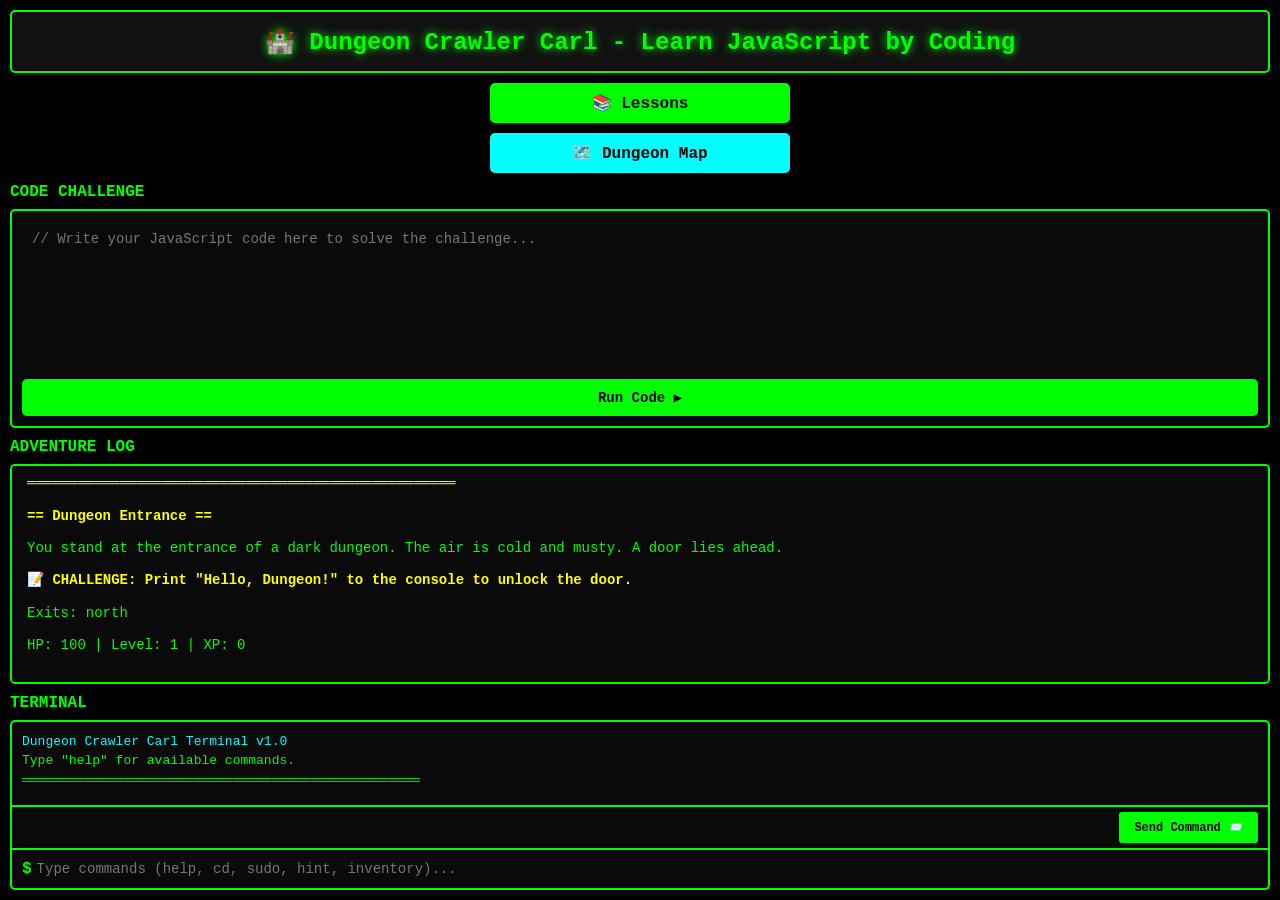
<file: index.html>
<!DOCTYPE html>
<html lang="en">
<head>
    <meta charset="UTF-8">
    <meta name="viewport" content="width=device-width, initial-scale=1.0">
    <meta name="theme-color" content="#000000">
    <meta name="description" content="Learn to code JavaScript through a text-based dungeon crawler adventure">
    <title>Dungeon Crawler Carl</title>
    <link rel="manifest" href="manifest.json">
    <link rel="stylesheet" href="styles.css">
    <link rel="icon" type="image/png" href="icon.png">
    <link rel="apple-touch-icon" href="icon.png">
</head>
<body>
    <div class="container">
        <!-- Title Bar -->
        <header class="title-bar">
            <h1>🏰 Dungeon Crawler Carl - Learn JavaScript by Coding</h1>
        </header>
        
        <!-- Lessons Button -->
        <div class="lessons-button-container">
            <button id="lessonsButton" class="btn-lessons">📚 Lessons</button>
        </div>
        
        <!-- Map Button -->
        <div class="map-button-container">
            <button id="mapButton" class="btn-map">🗺️ Dungeon Map</button>
        </div>

        <!-- Code Editor Section -->
        <section class="code-section">
            <h2>Code Challenge</h2>
            <div class="code-editor-wrapper">
                <textarea id="codeEditor" class="code-editor" placeholder="// Write your JavaScript code here to solve the challenge..."></textarea>
                <button id="runCode" class="btn-run">Run Code ▶</button>
            </div>
        </section>

        <!-- Gameplay Text Area -->
        <section class="gameplay-section">
            <h2>Adventure Log</h2>
            <div id="gameplayText" class="gameplay-text"></div>
        </section>

        <!-- Terminal Section -->
        <section class="terminal-section">
            <h2>Terminal</h2>
            <div id="terminal" class="terminal-output"></div>
            <div class="terminal-controls">
                <button id="sendCommand" class="btn-terminal">Send Command 📨</button>
            </div>
            <div class="terminal-input-wrapper">
                <span class="terminal-prompt">$ </span>
                <input type="text" id="terminalInput" class="terminal-input" placeholder="Type commands (help, cd, sudo, hint, inventory)..." autocomplete="off">
            </div>
        </section>
    </div>
    
    <!-- Help Modal -->
    <div id="helpModal" class="help-modal">
        <div class="help-modal-content">
            <div class="help-header">
                <h2>📖 How to Play Dungeon Crawler Carl</h2>
                <button id="closeHelp" class="btn-close-help">✕</button>
            </div>
            <div class="help-body" id="helpBody">
                <!-- Help content will be dynamically inserted here -->
            </div>
        </div>
    </div>

    <!-- Map Modal -->
    <div id="mapModal" class="map-modal">
        <div class="map-modal-content">
            <div class="map-header">
                <h2>🗺️ Dungeon Map</h2>
                <button id="closeMap" class="btn-close-map">✕</button>
            </div>
            <canvas id="mapCanvas" width="600" height="500"></canvas>
            <div class="map-legend">
                <h3>Legend:</h3>
                <div class="legend-items">
                    <div class="legend-item">
                        <span class="legend-symbol player-symbol">+</span>
                        <span>Your Position</span>
                    </div>
                    <div class="legend-item">
                        <span class="legend-symbol">○</span>
                        <span>Visibility Range (10m)</span>
                    </div>
                    <div class="legend-item">
                        <span class="legend-symbol door-locked">●</span>
                        <span>Locked Door</span>
                    </div>
                    <div class="legend-item">
                        <span class="legend-symbol door-unlocked">●</span>
                        <span>Unlocked Door</span>
                    </div>
                    <div class="legend-item">
                        <span class="legend-symbol enemy-symbol">+</span>
                        <span>Enemy</span>
                    </div>
                    <div class="legend-item">
                        <span class="legend-symbol npc-symbol">+</span>
                        <span>NPC</span>
                    </div>
                </div>
            </div>
        </div>
    </div>

    <script src="save-manager.js"></script>
    <script src="ui-components.js"></script>
    <script src="game.js"></script>
    <script src="map.js"></script>
    <script src="terminal.js"></script>
    <script src="app.js"></script>
</body>
</html>
</file>
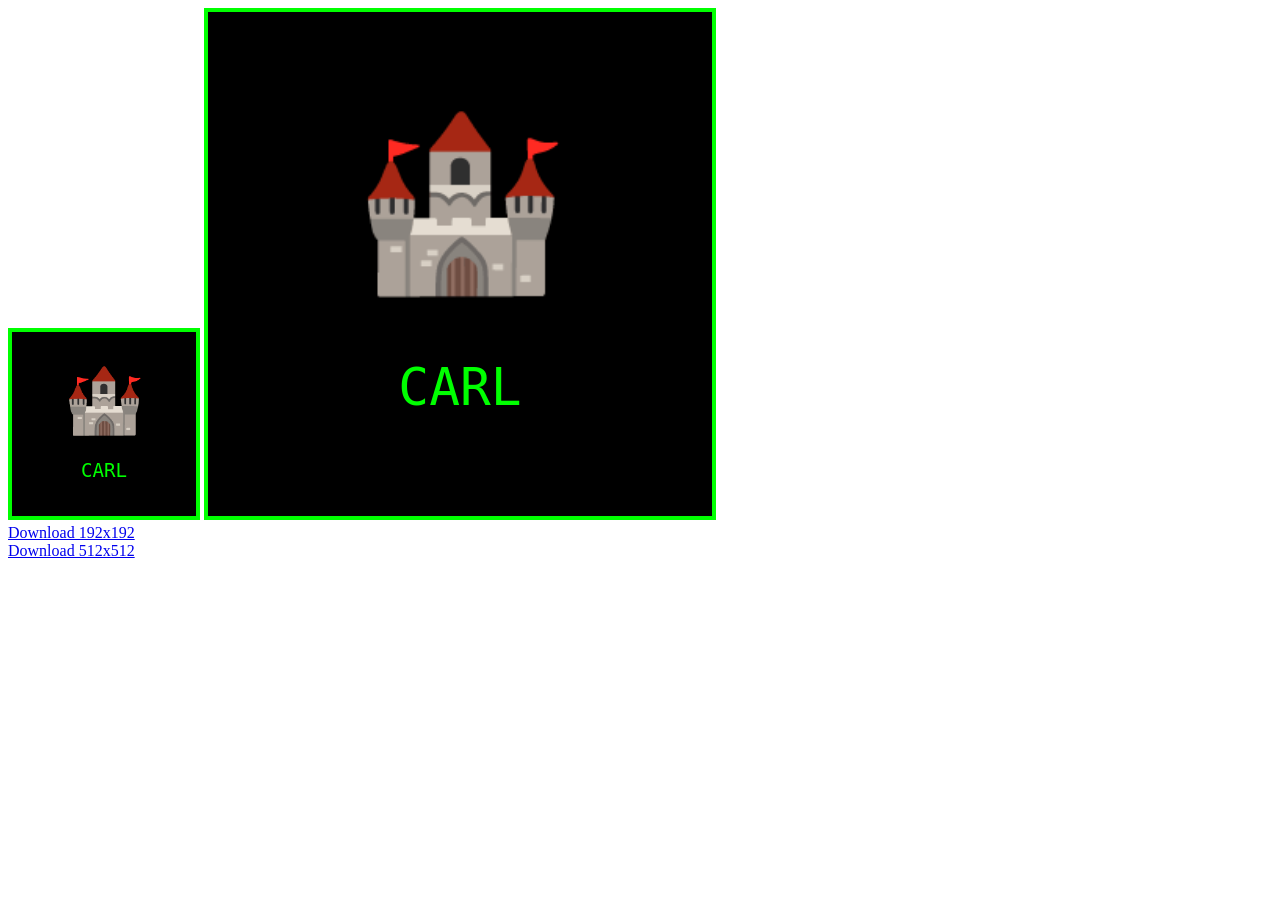
<file: generate-icons.html>
<!DOCTYPE html>
<html>
<head>
    <title>Icon Generator</title>
</head>
<body>
    <canvas id="canvas192" width="192" height="192"></canvas>
    <canvas id="canvas512" width="512" height="512"></canvas>
    <script>
        function createIcon(canvasId, size) {
            const canvas = document.getElementById(canvasId);
            const ctx = canvas.getContext('2d');
            
            // Black background
            ctx.fillStyle = '#000000';
            ctx.fillRect(0, 0, size, size);
            
            // Green border
            ctx.strokeStyle = '#00ff00';
            ctx.lineWidth = 4;
            ctx.strokeRect(2, 2, size-4, size-4);
            
            // Castle emoji
            ctx.font = `${size/3}px Arial`;
            ctx.textAlign = 'center';
            ctx.textBaseline = 'middle';
            ctx.fillStyle = '#00ff00';
            ctx.fillText('🏰', size/2, size/2.5);
            
            // Text
            ctx.font = `${size/10}px monospace`;
            ctx.fillText('CARL', size/2, size*0.75);
            
            // Download link
            const link = document.createElement('a');
            link.download = size === 192 ? 'icon.png' : 'icon-512.png';
            link.href = canvas.toDataURL();
            link.textContent = `Download ${size}x${size}`;
            link.style.display = 'block';
            document.body.appendChild(link);
        }
        
        createIcon('canvas192', 192);
        createIcon('canvas512', 512);
    </script>
</body>
</html>
</file>
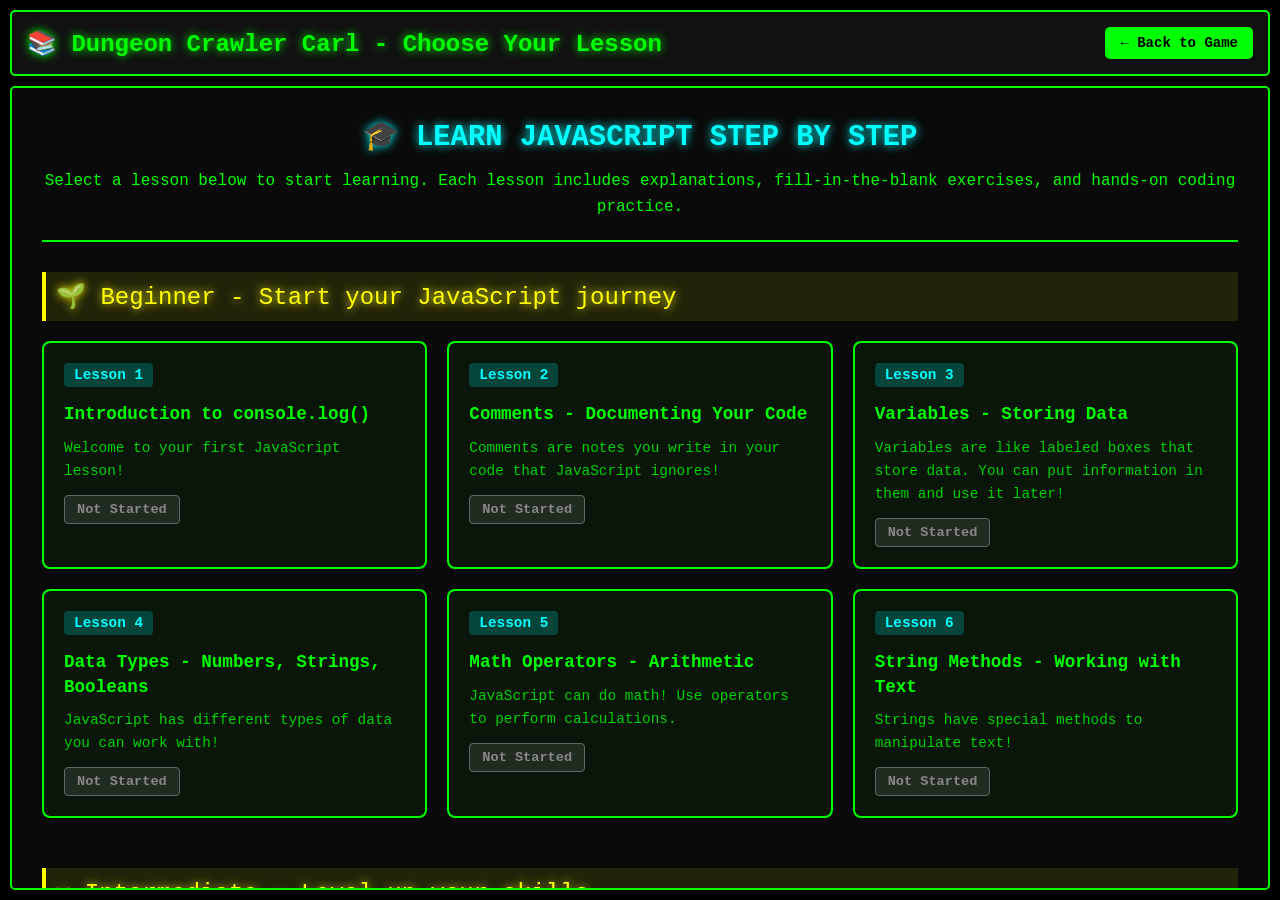
<file: lesson-select.html>
<!DOCTYPE html>
<html lang="en">
<head>
    <meta charset="UTF-8">
    <meta name="viewport" content="width=device-width, initial-scale=1.0">
    <meta name="theme-color" content="#000000">
    <meta name="description" content="Choose a JavaScript lesson to learn">
    <title>Select a Lesson - Dungeon Crawler Carl</title>
    <link rel="manifest" href="manifest.json">
    <link rel="stylesheet" href="styles.css">
    <link rel="stylesheet" href="lesson-select.css">
    <link rel="icon" type="image/png" href="icon.png">
    <link rel="apple-touch-icon" href="icon.png">
</head>
<body>
    <div class="lesson-select-container">
        <!-- Title Bar -->
        <header class="title-bar">
            <h1>📚 Dungeon Crawler Carl - Choose Your Lesson</h1>
            <button id="backToGame" class="btn-back">← Back to Game</button>
        </header>

        <!-- Lesson Selection Grid -->
        <main class="lesson-grid-container">
            <div class="intro-section">
                <h2>🎓 Learn JavaScript Step by Step</h2>
                <p>Select a lesson below to start learning. Each lesson includes explanations, fill-in-the-blank exercises, and hands-on coding practice.</p>
            </div>
            
            <div id="lessonGrid" class="lesson-grid"></div>
        </main>
    </div>

    <script src="save-manager.js"></script>
    <script src="lesson-data.js"></script>
    <script src="lesson-select.js"></script>
</body>
</html>
</file>
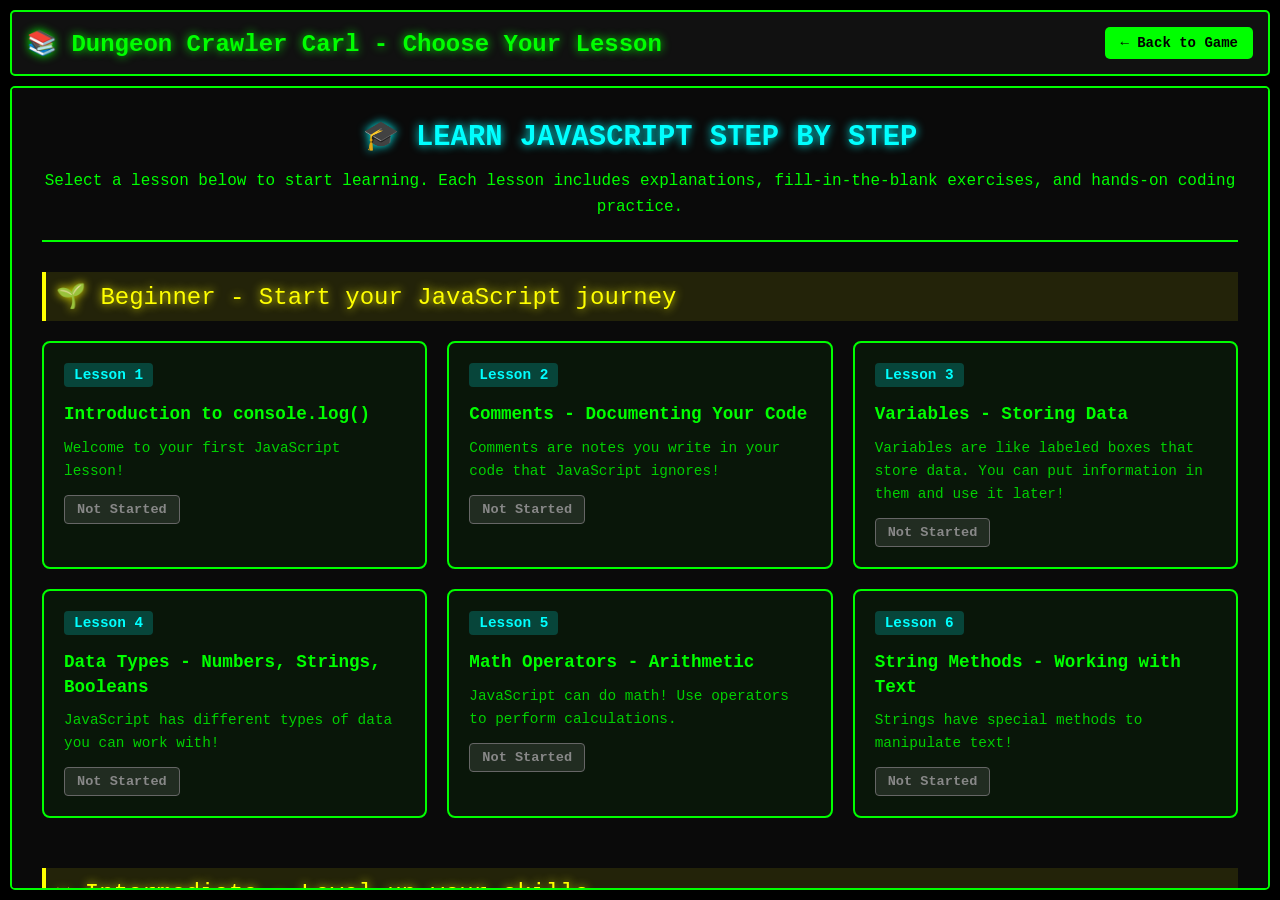
<file: lesson-view.html>
<!DOCTYPE html>
<html lang="en">
<head>
    <meta charset="UTF-8">
    <meta name="viewport" content="width=device-width, initial-scale=1.0">
    <meta name="theme-color" content="#000000">
    <meta name="description" content="Learn JavaScript coding concepts step by step">
    <title>Lesson - Dungeon Crawler Carl</title>
    <link rel="manifest" href="manifest.json">
    <link rel="stylesheet" href="styles.css">
    <link rel="stylesheet" href="lesson-view.css">
    <link rel="icon" type="image/png" href="icon.png">
    <link rel="apple-touch-icon" href="icon.png">
</head>
<body>
    <div class="lessons-container">
        <!-- Title Bar -->
        <header class="title-bar">
            <h1>📚 Dungeon Crawler Carl - Lesson</h1>
            <button id="backToLessons" class="btn-back">← Back to Lessons</button>
        </header>

        <!-- Lesson Content -->
        <section class="lesson-content">
            <div id="lessonTitle" class="lesson-title"></div>
            
            <!-- Explanation Section -->
            <div class="lesson-section">
                <h2>📖 What You'll Learn</h2>
                <div id="lessonExplanation" class="lesson-explanation"></div>
            </div>

            <!-- Questions Section -->
            <div class="lesson-section">
                <div class="question-header">
                    <h2>❓ Questions</h2>
                    <div id="questionCounter" class="question-counter"></div>
                </div>
                
                <!-- Question Container -->
                <div id="questionContainer" class="question-container"></div>
                
                <!-- Check Answer Button -->
                <button id="checkAnswer" class="btn-check">Check Answer</button>
                
                <!-- Result Message -->
                <div id="questionResult" class="result-message"></div>

                <!-- Question Navigation -->
                <div class="question-navigation">
                    <button id="prevQuestion" class="btn-question-nav">← Previous</button>
                    <button id="nextQuestion" class="btn-question-nav">Next →</button>
                </div>
            </div>

            <!-- Lesson Navigation -->
            <div class="lesson-navigation">
                <button id="prevLesson" class="btn-nav">← Previous Lesson</button>
                <button id="nextLesson" class="btn-nav">Next Lesson →</button>
            </div>
        </section>

        <!-- Lesson List Sidebar -->
        <aside class="lesson-sidebar">
            <h2>Available Lessons</h2>
            <div id="lessonList" class="lesson-list"></div>
        </aside>
    </div>

    <script src="save-manager.js"></script>
    <script src="lesson-data.js"></script>
    <script src="lesson-view.js"></script>
</body>
</html>
</file>
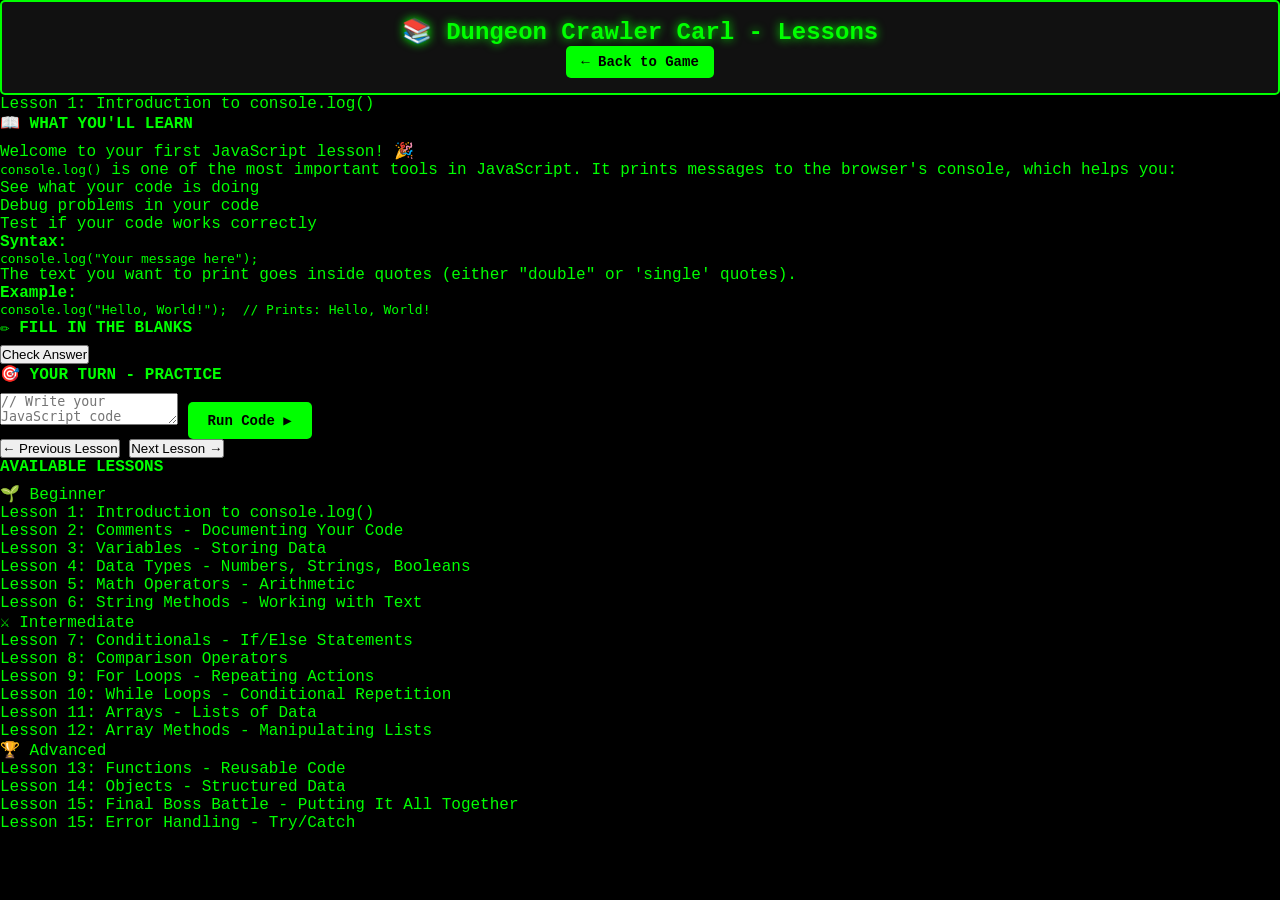
<file: lessons.html>
<!DOCTYPE html>
<html lang="en">
<head>
    <meta charset="UTF-8">
    <meta name="viewport" content="width=device-width, initial-scale=1.0">
    <meta name="theme-color" content="#000000">
    <meta name="description" content="Learn JavaScript coding concepts step by step">
    <title>Lessons - Dungeon Crawler Carl</title>
    <link rel="manifest" href="manifest.json">
    <link rel="stylesheet" href="styles.css">
    <link rel="stylesheet" href="lessons.css">
    <link rel="icon" type="image/png" href="icon.png">
    <link rel="apple-touch-icon" href="icon.png">
</head>
<body>
    <div class="lessons-container">
        <!-- Title Bar -->
        <header class="title-bar">
            <h1>📚 Dungeon Crawler Carl - Lessons</h1>
            <button id="backToGame" class="btn-back">← Back to Game</button>
        </header>

        <!-- Lesson Content -->
        <section class="lesson-content">
            <div id="lessonTitle" class="lesson-title"></div>
            
            <!-- Explanation Section -->
            <div class="lesson-section">
                <h2>📖 What You'll Learn</h2>
                <div id="lessonExplanation" class="lesson-explanation"></div>
            </div>

            <!-- Fill in the Blanks Section -->
            <div class="lesson-section">
                <h2>✏️ Fill in the Blanks</h2>
                <div id="fillInBlanks" class="fill-in-blanks"></div>
                <button id="checkBlanks" class="btn-check">Check Answer</button>
                <div id="blanksResult" class="result-message"></div>
            </div>

            <!-- Your Turn Section -->
            <div class="lesson-section">
                <h2>🎯 Your Turn - Practice</h2>
                <div id="practicePrompt" class="practice-prompt"></div>
                <textarea id="practiceEditor" class="practice-editor" placeholder="// Write your JavaScript code here..."></textarea>
                <button id="runPractice" class="btn-run">Run Code ▶</button>
                <div id="practiceOutput" class="practice-output"></div>
            </div>

            <!-- Navigation -->
            <div class="lesson-navigation">
                <button id="prevLesson" class="btn-nav">← Previous Lesson</button>
                <button id="nextLesson" class="btn-nav">Next Lesson →</button>
            </div>
        </section>

        <!-- Lesson List Sidebar -->
        <aside class="lesson-sidebar">
            <h2>Available Lessons</h2>
            <div id="lessonList" class="lesson-list"></div>
        </aside>
    </div>

    <script src="save-manager.js"></script>
    <script src="lesson-data.js"></script>
    <script src="lessons.js"></script>
</body>
</html>
</file>
<file: styles.css>
* {
    margin: 0;
    padding: 0;
    box-sizing: border-box;
}

body {
    font-family: 'Courier New', monospace;
    background-color: #000000;
    color: #00ff00;
    overflow: hidden;
    height: 100vh;
}

.container {
    display: flex;
    flex-direction: column;
    height: 100vh;
    padding: 10px;
    gap: 10px;
}

/* Title Bar */
.title-bar {
    background-color: #111;
    padding: 15px;
    border: 2px solid #00ff00;
    border-radius: 5px;
    text-align: center;
}

.title-bar h1 {
    font-size: 1.5rem;
    color: #00ff00;
    text-shadow: 0 0 10px #00ff00;
    margin: 0;
}

/* Lessons Button Container */
.lessons-button-container {
    display: flex;
    justify-content: center;
    padding: 0;
}

.btn-lessons {
    padding: 10px 20px;
    background-color: #00ff00;
    color: #000;
    border: none;
    border-radius: 5px;
    font-family: 'Courier New', monospace;
    font-weight: bold;
    font-size: 1rem;
    cursor: pointer;
    transition: all 0.3s ease;
    width: 100%;
    max-width: 300px;
}

.btn-lessons:hover {
    background-color: #00cc00;
    transform: translateY(-2px);
    box-shadow: 0 4px 8px rgba(0, 255, 0, 0.3);
}

.btn-lessons:active {
    transform: translateY(0);
}

/* Map Button Container */
.map-button-container {
    display: flex;
    justify-content: center;
    padding: 0;
}

.btn-map {
    padding: 10px 20px;
    background-color: #00ffff;
    color: #000;
    border: none;
    border-radius: 5px;
    font-family: 'Courier New', monospace;
    font-weight: bold;
    font-size: 1rem;
    cursor: pointer;
    transition: all 0.3s ease;
    width: 100%;
    max-width: 300px;
}

.btn-map:hover {
    background-color: #00cccc;
    transform: translateY(-2px);
    box-shadow: 0 4px 8px rgba(0, 255, 255, 0.3);
}

.btn-map:active {
    transform: translateY(0);
}

/* Section Headers */
h2 {
    font-size: 1rem;
    margin-bottom: 8px;
    color: #00ff00;
    text-transform: uppercase;
}

/* Code Editor Section */
.code-section {
    flex: 1;
    min-height: 0;
    display: flex;
    flex-direction: column;
}

.code-editor-wrapper {
    flex: 1;
    display: flex;
    flex-direction: column;
    border: 2px solid #00ff00;
    border-radius: 5px;
    background-color: #0a0a0a;
    padding: 10px;
}

.code-editor {
    flex: 1;
    width: 100%;
    background-color: #0a0a0a;
    color: #00ff00;
    border: none;
    font-family: 'Courier New', monospace;
    font-size: 14px;
    resize: none;
    outline: none;
    padding: 10px;
}

.btn-run {
    margin-top: 10px;
    padding: 10px 20px;
    background-color: #00ff00;
    color: #000;
    border: none;
    border-radius: 5px;
    font-family: 'Courier New', monospace;
    font-size: 14px;
    font-weight: bold;
    cursor: pointer;
    transition: all 0.3s;
}

.btn-run:hover {
    background-color: #00cc00;
    box-shadow: 0 0 15px #00ff00;
}

.btn-run:active {
    transform: scale(0.95);
}

/* Gameplay Section */
.gameplay-section {
    flex: 1;
    min-height: 0;
    display: flex;
    flex-direction: column;
}

.gameplay-text {
    flex: 1;
    overflow-y: auto;
    border: 2px solid #00ff00;
    border-radius: 5px;
    background-color: #0a0a0a;
    padding: 15px;
    font-size: 14px;
    line-height: 1.6;
}

.gameplay-text p {
    margin-bottom: 10px;
}

.gameplay-text .highlight {
    color: #ffff00;
    font-weight: bold;
}

.gameplay-text .enemy {
    color: #ff0000;
    font-weight: bold;
}

.gameplay-text .success {
    color: #00ffff;
    font-weight: bold;
}

/* Terminal Section */
.terminal-section {
    flex: 0.8;
    min-height: 0;
    display: flex;
    flex-direction: column;
}

.terminal-output {
    flex: 1;
    overflow-y: auto;
    border: 2px solid #00ff00;
    border-top-left-radius: 5px;
    border-top-right-radius: 5px;
    background-color: #0a0a0a;
    padding: 10px;
    font-size: 13px;
    line-height: 1.5;
}

.terminal-controls {
    display: flex;
    justify-content: flex-end;
    padding: 5px 10px;
    border: 2px solid #00ff00;
    border-top: none;
    background-color: #0a0a0a;
}

.btn-terminal {
    padding: 8px 15px;
    background-color: #00ff00;
    color: #000;
    border: none;
    border-radius: 3px;
    font-family: 'Courier New', monospace;
    font-size: 12px;
    font-weight: bold;
    cursor: pointer;
    transition: all 0.3s;
}

.btn-terminal:hover {
    background-color: #00cc00;
    box-shadow: 0 0 10px #00ff00;
}

.btn-terminal:active {
    transform: scale(0.95);
}

.terminal-input-wrapper {
    display: flex;
    align-items: center;
    border: 2px solid #00ff00;
    border-top: none;
    border-bottom-left-radius: 5px;
    border-bottom-right-radius: 5px;
    background-color: #0a0a0a;
    padding: 10px;
}

.terminal-prompt {
    color: #00ff00;
    font-weight: bold;
    margin-right: 5px;
}

.terminal-input {
    flex: 1;
    background-color: transparent;
    color: #00ff00;
    border: none;
    font-family: 'Courier New', monospace;
    font-size: 14px;
    outline: none;
}

/* Scrollbar Styling */
::-webkit-scrollbar {
    width: 8px;
}

::-webkit-scrollbar-track {
    background: #0a0a0a;
}

::-webkit-scrollbar-thumb {
    background: #00ff00;
    border-radius: 4px;
}

::-webkit-scrollbar-thumb:hover {
    background: #00cc00;
}

/* Mobile Responsive */
@media (max-width: 768px) {
    .title-bar h1 {
        font-size: 1.1rem;
        line-height: 1.3;
    }

    .btn-lessons {
        font-size: 0.95rem;
        padding: 10px 15px;
    }

    h2 {
        font-size: 0.9rem;
    }

    .code-editor,
    .gameplay-text,
    .terminal-output,
    .terminal-input {
        font-size: 12px;
    }

    .container {
        padding: 5px;
        gap: 5px;
    }
}

/* Animations */
@keyframes blink {
    0%, 50% {
        opacity: 1;
    }
    51%, 100% {
        opacity: 0;
    }
}

.cursor {
    animation: blink 1s infinite;
}

/* Help Modal */
.help-modal {
    display: none;
    position: fixed;
    z-index: 1001;
    left: 0;
    top: 0;
    width: 100%;
    height: 100%;
    background-color: rgba(0, 0, 0, 0.9);
    justify-content: center;
    align-items: center;
}

.help-modal-content {
    background-color: #0a0a0a;
    border: 3px solid #00ffff;
    border-radius: 10px;
    padding: 20px;
    max-width: 800px;
    max-height: 90%;
    width: 90%;
    display: flex;
    flex-direction: column;
    box-shadow: 0 0 30px rgba(0, 255, 255, 0.5);
}

.help-header {
    display: flex;
    justify-content: space-between;
    align-items: center;
    margin-bottom: 20px;
    padding-bottom: 10px;
    border-bottom: 2px solid #00ffff;
}

.help-header h2 {
    color: #00ffff;
    font-size: 1.5rem;
    margin: 0;
}

.btn-close-help {
    background-color: #ff0000;
    color: #fff;
    border: none;
    border-radius: 5px;
    width: 35px;
    height: 35px;
    font-size: 1.5rem;
    font-weight: bold;
    cursor: pointer;
    transition: all 0.3s;
    display: flex;
    align-items: center;
    justify-content: center;
}

.btn-close-help:hover {
    background-color: #cc0000;
    box-shadow: 0 0 10px #ff0000;
}

.help-body {
    overflow-y: auto;
    padding: 10px;
    color: #00ff00;
    line-height: 1.6;
}

.help-section {
    margin-bottom: 20px;
}

.help-section-title {
    color: #ffff00;
    font-size: 1.2rem;
    font-weight: bold;
    margin-bottom: 10px;
}

.help-intro {
    color: #ffffff;
    margin-bottom: 20px;
    padding: 15px;
    background-color: rgba(0, 255, 255, 0.1);
    border-left: 3px solid #00ffff;
    border-radius: 5px;
}

.help-command {
    margin: 8px 0;
    padding-left: 15px;
}

.help-command-name {
    color: #00ffff;
    font-weight: bold;
}

.help-command-desc {
    color: #ffffff;
}

.help-tip {
    margin-top: 20px;
    padding: 15px;
    background-color: rgba(255, 255, 0, 0.1);
    border-left: 3px solid #ffff00;
    border-radius: 5px;
    color: #ffff00;
}

/* Map Modal */
.map-modal {
    display: none;
    position: fixed;
    z-index: 1000;
    left: 0;
    top: 0;
    width: 100%;
    height: 100%;
    background-color: rgba(0, 0, 0, 0.9);
    justify-content: center;
    align-items: center;
}

.map-modal-content {
    background-color: #0a0a0a;
    border: 3px solid #00ff00;
    border-radius: 10px;
    padding: 20px;
    max-width: 90%;
    max-height: 90%;
    display: flex;
    flex-direction: column;
    box-shadow: 0 0 30px rgba(0, 255, 0, 0.5);
}

.map-header {
    display: flex;
    justify-content: space-between;
    align-items: center;
    margin-bottom: 15px;
}

.map-header h2 {
    color: #00ffff;
    font-size: 1.3rem;
    margin: 0;
}

.btn-close-map {
    background-color: #ff0000;
    color: #fff;
    border: none;
    border-radius: 5px;
    width: 35px;
    height: 35px;
    font-size: 1.5rem;
    font-weight: bold;
    cursor: pointer;
    transition: all 0.3s;
    display: flex;
    align-items: center;
    justify-content: center;
}

.btn-close-map:hover {
    background-color: #cc0000;
    box-shadow: 0 0 10px #ff0000;
}

#mapCanvas {
    border: 2px solid #00ff00;
    border-radius: 5px;
    background-color: #000000;
    margin-bottom: 15px;
}

.map-legend {
    background-color: #111;
    border: 2px solid #00ff00;
    border-radius: 5px;
    padding: 10px 15px;
}

.map-legend h3 {
    color: #00ffff;
    font-size: 1rem;
    margin: 0 0 10px 0;
    text-transform: uppercase;
}

.legend-items {
    display: grid;
    grid-template-columns: repeat(2, 1fr);
    gap: 8px;
}

.legend-item {
    display: flex;
    align-items: center;
    gap: 8px;
    font-size: 0.9rem;
}

.legend-symbol {
    display: inline-block;
    width: 20px;
    height: 20px;
    text-align: center;
    font-weight: bold;
    font-family: 'Courier New', monospace;
}

.legend-symbol.player-symbol {
    color: #00ff00;
    font-size: 1.2rem;
}

.legend-symbol.enemy-symbol {
    color: #ff0000;
    font-size: 1.2rem;
}

.legend-symbol.npc-symbol {
    color: #ffffff;
    font-size: 1.2rem;
}

.legend-symbol.door-locked {
    color: #ff0000;
    font-size: 1.5rem;
}

.legend-symbol.door-unlocked {
    color: #00ff00;
    font-size: 1.5rem;
}

/* Mobile Responsive for Map */
@media (max-width: 768px) {
    .map-modal-content {
        padding: 15px;
        max-width: 95%;
        max-height: 95%;
    }
    
    .map-header h2 {
        font-size: 1.1rem;
    }
    
    #mapCanvas {
        width: 100%;
        height: auto;
        max-width: 100%;
    }
    
    .legend-items {
        grid-template-columns: 1fr;
        gap: 6px;
    }
    
    .legend-item {
        font-size: 0.85rem;
    }
    
    .map-legend {
        padding: 8px 12px;
    }
    
    .map-legend h3 {
        font-size: 0.9rem;
        margin-bottom: 8px;
    }
    
    /* Help Modal Mobile */
    .help-modal-content {
        padding: 15px;
        max-width: 95%;
        max-height: 95%;
    }
    
    .help-header h2 {
        font-size: 1.1rem;
    }
    
    .help-section-title {
        font-size: 1rem;
    }
    
    .help-body {
        font-size: 0.9rem;
    }
    
    .btn-close-help {
        width: 30px;
        height: 30px;
        font-size: 1.2rem;
    }
}

/* Portrait/Mobile specific adjustments */
@media (max-width: 768px) and (orientation: portrait) {
    #mapCanvas {
        width: 100%;
        height: 300px;
    }
    
    .btn-map {
        font-size: 0.95rem;
        padding: 10px 15px;
    }
}
</file>
<file: lesson-select.css>
/* Lesson Selection Page Styles */
.lesson-select-container {
    display: flex;
    flex-direction: column;
    height: 100vh;
    padding: 10px;
    gap: 10px;
}

.lesson-select-container .title-bar {
    background-color: #111;
    padding: 15px;
    border: 2px solid #00ff00;
    border-radius: 5px;
    display: flex;
    justify-content: space-between;
    align-items: center;
}

.lesson-select-container .title-bar h1 {
    font-size: 1.5rem;
    color: #00ff00;
    text-shadow: 0 0 10px #00ff00;
    margin: 0;
}

.btn-back {
    padding: 8px 15px;
    background-color: #00ff00;
    color: #000;
    border: none;
    border-radius: 5px;
    font-family: 'Courier New', monospace;
    font-size: 14px;
    font-weight: bold;
    cursor: pointer;
    transition: all 0.3s;
}

.btn-back:hover {
    background-color: #00cc00;
    box-shadow: 0 0 15px #00ff00;
}

.lesson-grid-container {
    flex: 1;
    overflow-y: auto;
    border: 2px solid #00ff00;
    border-radius: 5px;
    background-color: #0a0a0a;
    padding: 30px;
}

.intro-section {
    text-align: center;
    margin-bottom: 30px;
    padding-bottom: 20px;
    border-bottom: 2px solid #00ff00;
}

.intro-section h2 {
    color: #00ffff;
    font-size: 1.8rem;
    margin-bottom: 15px;
    text-shadow: 0 0 10px #00ffff;
}

.intro-section p {
    color: #00ff00;
    font-size: 1rem;
    line-height: 1.6;
}

.lesson-grid {
    display: flex;
    flex-direction: column;
    gap: 30px;
}

/* Level Section */
.level-section {
    margin-bottom: 20px;
}

.level-header {
    font-size: 1.5rem;
    color: #ffff00;
    margin-bottom: 20px;
    padding: 10px;
    border-left: 4px solid #ffff00;
    background-color: rgba(255, 255, 0, 0.1);
    text-shadow: 0 0 10px #ffff00;
}

.level-lessons {
    display: grid;
    grid-template-columns: repeat(auto-fill, minmax(300px, 1fr));
    gap: 20px;
}

/* Lesson Card */
.lesson-card {
    background-color: rgba(0, 255, 0, 0.05);
    border: 2px solid #00ff00;
    border-radius: 8px;
    padding: 20px;
    cursor: pointer;
    transition: all 0.3s ease;
    position: relative;
}

.lesson-card:hover {
    background-color: rgba(0, 255, 0, 0.15);
    box-shadow: 0 0 20px rgba(0, 255, 0, 0.3);
    transform: translateY(-5px);
    border-color: #00ffff;
}

.lesson-card.completed {
    border-color: #00ff00;
    background-color: rgba(0, 255, 0, 0.1);
}

.lesson-card.completed::after {
    content: '✓';
    position: absolute;
    top: 10px;
    right: 10px;
    font-size: 2rem;
    color: #00ff00;
    font-weight: bold;
}

.lesson-card-header {
    display: flex;
    align-items: flex-start;
    justify-content: space-between;
    margin-bottom: 15px;
}

.lesson-number {
    font-size: 0.9rem;
    color: #00ffff;
    background-color: rgba(0, 255, 255, 0.2);
    padding: 4px 10px;
    border-radius: 4px;
    font-weight: bold;
}

.lesson-card-title {
    font-size: 1.1rem;
    color: #00ff00;
    margin-bottom: 10px;
    font-weight: bold;
    line-height: 1.4;
}

.lesson-card-description {
    color: #00ff00;
    font-size: 0.9rem;
    line-height: 1.6;
    opacity: 0.8;
}

/* Status Badge */
.lesson-status {
    margin-top: 12px;
    padding: 6px 12px;
    border-radius: 4px;
    font-size: 0.85rem;
    font-weight: bold;
    display: inline-block;
}

.lesson-status.completed {
    background-color: rgba(0, 255, 0, 0.2);
    color: #00ff00;
    border: 1px solid #00ff00;
}

.lesson-status.in-progress {
    background-color: rgba(255, 255, 0, 0.2);
    color: #ffff00;
    border: 1px solid #ffff00;
}

.lesson-status.not-started {
    background-color: rgba(128, 128, 128, 0.2);
    color: #888;
    border: 1px solid #666;
}

/* Mobile Responsive */
@media (max-width: 768px) {
    .lesson-select-container .title-bar {
        flex-direction: column;
        gap: 10px;
        text-align: center;
        padding: 12px;
    }

    .lesson-select-container .title-bar h1 {
        font-size: 1.1rem;
        line-height: 1.3;
    }

    .btn-back {
        width: 100%;
        max-width: 200px;
    }

    .lesson-grid-container {
        padding: 12px;
    }

    .intro-section {
        margin-bottom: 20px;
        padding-bottom: 15px;
    }

    .intro-section h2 {
        font-size: 1.2rem;
        line-height: 1.3;
    }

    .intro-section p {
        font-size: 0.85rem;
        line-height: 1.5;
    }

    .level-header {
        font-size: 1.1rem;
        padding: 8px;
        line-height: 1.3;
    }

    .level-lessons {
        grid-template-columns: 1fr;
    }

    .lesson-card {
        padding: 15px;
    }

    .lesson-card-title {
        font-size: 1rem;
        line-height: 1.3;
    }

    .lesson-card-description {
        font-size: 0.85rem;
        line-height: 1.5;
    }
}
</file>
<file: lesson-view.css>
/* Lessons Page Specific Styles */
.lessons-container {
    display: grid;
    grid-template-columns: 1fr 300px;
    grid-template-rows: auto 1fr;
    height: 100vh;
    padding: 10px;
    gap: 10px;
}

.lessons-container .title-bar {
    grid-column: 1 / -1;
    display: flex;
    justify-content: space-between;
    align-items: center;
}

.btn-back {
    padding: 8px 15px;
    background-color: #00ff00;
    color: #000;
    border: none;
    border-radius: 5px;
    font-family: 'Courier New', monospace;
    font-size: 14px;
    font-weight: bold;
    cursor: pointer;
    transition: all 0.3s;
}

.btn-back:hover {
    background-color: #00cc00;
    box-shadow: 0 0 15px #00ff00;
}

.lesson-content {
    overflow-y: auto;
    border: 2px solid #00ff00;
    border-radius: 5px;
    background-color: #0a0a0a;
    padding: 20px;
}

.lesson-title {
    font-size: 1.8rem;
    color: #ffff00;
    margin-bottom: 20px;
    text-align: center;
    text-shadow: 0 0 10px #ffff00;
}

.lesson-section {
    margin-bottom: 30px;
    padding: 15px;
    border: 1px solid #00ff00;
    border-radius: 5px;
    background-color: rgba(0, 255, 0, 0.05);
}

.lesson-section h2 {
    color: #00ffff;
    margin-bottom: 15px;
    font-size: 1.2rem;
}

.lesson-explanation {
    color: #00ff00;
    line-height: 1.8;
    font-size: 14px;
}

.lesson-explanation p {
    margin-bottom: 12px;
}

.lesson-explanation code {
    background-color: #1a1a1a;
    padding: 2px 6px;
    border-radius: 3px;
    color: #ffff00;
    font-family: 'Courier New', monospace;
}

.lesson-explanation pre {
    background-color: #1a1a1a;
    padding: 12px;
    border-radius: 5px;
    border: 1px solid #00ff00;
    overflow-x: auto;
    margin: 10px 0;
}

.lesson-explanation pre code {
    background: none;
    padding: 0;
    color: #00ff00;
}

/* Question Header */
.question-header {
    display: flex;
    justify-content: space-between;
    align-items: center;
    margin-bottom: 15px;
}

.question-counter {
    color: #ffff00;
    font-size: 14px;
    font-weight: bold;
}

/* Question Container */
.question-container {
    margin-bottom: 15px;
    min-height: 100px;
}

.no-questions-message {
    padding: 20px;
    text-align: center;
    color: #ffff00;
    background-color: rgba(255, 255, 0, 0.1);
    border: 2px dashed #ffff00;
    border-radius: 5px;
    font-size: 16px;
    margin: 20px 0;
}

.question-text {
    color: #00ff00;
    font-size: 16px;
    margin-bottom: 15px;
    line-height: 1.6;
}

/* Multiple Choice Options */
.options-container {
    display: flex;
    flex-direction: column;
    gap: 10px;
}

.option-item {
    display: flex;
    align-items: center;
    padding: 12px;
    background-color: rgba(0, 255, 0, 0.1);
    border: 2px solid #00ff00;
    border-radius: 5px;
    cursor: pointer;
    transition: all 0.3s;
}

.option-item:hover {
    background-color: rgba(0, 255, 0, 0.2);
    box-shadow: 0 0 10px rgba(0, 255, 0, 0.3);
}

.option-item input[type="radio"] {
    margin-right: 10px;
    cursor: pointer;
}

.option-item label {
    color: #00ff00;
    cursor: pointer;
    flex: 1;
}

/* Fill in the Blanks */
.fill-in-blanks {
    font-family: 'Courier New', monospace;
    font-size: 16px;
    line-height: 2;
    color: #00ff00;
    margin-bottom: 15px;
}

.blank-input {
    background-color: #1a1a1a;
    color: #ffff00;
    border: 2px solid #00ff00;
    border-radius: 3px;
    padding: 4px 8px;
    font-family: 'Courier New', monospace;
    font-size: 16px;
    min-width: 150px;
    outline: none;
}

.blank-input:focus {
    border-color: #00ffff;
    box-shadow: 0 0 10px rgba(0, 255, 255, 0.5);
}

.blank-input.correct {
    border-color: #00ff00;
    background-color: rgba(0, 255, 0, 0.2);
}

.blank-input.incorrect {
    border-color: #ff0000;
    background-color: rgba(255, 0, 0, 0.2);
}

/* Practice Editor (for code questions) */
.practice-editor {
    width: 100%;
    min-height: 150px;
    background-color: #0a0a0a;
    color: #00ff00;
    border: 2px solid #00ff00;
    border-radius: 5px;
    font-family: 'Courier New', monospace;
    font-size: 14px;
    padding: 10px;
    resize: vertical;
    outline: none;
    margin-bottom: 10px;
}

.practice-editor:focus {
    border-color: #00ffff;
    box-shadow: 0 0 10px rgba(0, 255, 255, 0.3);
}

.practice-output {
    background-color: #1a1a1a;
    border: 2px solid #00ff00;
    border-radius: 5px;
    padding: 15px;
    min-height: 80px;
    margin-top: 15px;
    font-family: 'Courier New', monospace;
    font-size: 13px;
    display: none;
}

.practice-output.show {
    display: block;
}

.practice-output .output-line {
    color: #00ff00;
    margin-bottom: 5px;
}

.practice-output .error-line {
    color: #ff0000;
}

.practice-output .success-line {
    color: #00ffff;
    font-weight: bold;
}

.btn-check {
    padding: 10px 20px;
    background-color: #00ffff;
    color: #000;
    border: none;
    border-radius: 5px;
    font-family: 'Courier New', monospace;
    font-size: 14px;
    font-weight: bold;
    cursor: pointer;
    transition: all 0.3s;
}

.btn-check:hover {
    background-color: #00cccc;
    box-shadow: 0 0 15px #00ffff;
}

.result-message {
    margin-top: 15px;
    padding: 10px;
    border-radius: 5px;
    font-weight: bold;
    display: none;
}

.result-message.show {
    display: block;
}

.result-message.success {
    background-color: rgba(0, 255, 0, 0.2);
    border: 2px solid #00ff00;
    color: #00ff00;
}

.result-message.error {
    background-color: rgba(255, 0, 0, 0.2);
    border: 2px solid #ff0000;
    color: #ff0000;
}

.result-message small {
    display: block;
    margin-top: 5px;
    font-size: 12px;
    opacity: 0.9;
}

/* Question Navigation */
.question-navigation {
    display: flex;
    justify-content: space-between;
    margin-top: 20px;
    padding-top: 15px;
    border-top: 1px solid #00ff00;
}

.btn-question-nav {
    padding: 8px 16px;
    background-color: #ffff00;
    color: #000;
    border: none;
    border-radius: 5px;
    font-family: 'Courier New', monospace;
    font-size: 13px;
    font-weight: bold;
    cursor: pointer;
    transition: all 0.3s;
}

.btn-question-nav:hover:not(:disabled) {
    background-color: #cccc00;
    box-shadow: 0 0 15px #ffff00;
}

.btn-question-nav:disabled {
    background-color: #333;
    color: #666;
    cursor: not-allowed;
}

/* Lesson Navigation */
.lesson-navigation {
    display: flex;
    justify-content: space-between;
    margin-top: 30px;
    padding-top: 20px;
    border-top: 2px solid #00ff00;
}

.btn-nav {
    padding: 10px 20px;
    background-color: #00ff00;
    color: #000;
    border: none;
    border-radius: 5px;
    font-family: 'Courier New', monospace;
    font-size: 14px;
    font-weight: bold;
    cursor: pointer;
    transition: all 0.3s;
}

.btn-nav:hover:not(:disabled) {
    background-color: #00cc00;
    box-shadow: 0 0 15px #00ff00;
}

.btn-nav:disabled {
    background-color: #333;
    color: #666;
    cursor: not-allowed;
}

/* Lesson Sidebar */
.lesson-sidebar {
    overflow-y: auto;
    border: 2px solid #00ff00;
    border-radius: 5px;
    background-color: #0a0a0a;
    padding: 15px;
}

.lesson-sidebar h2 {
    color: #00ffff;
    margin-bottom: 15px;
    font-size: 1rem;
}

.lesson-list {
    display: flex;
    flex-direction: column;
    gap: 10px;
}

.lesson-item {
    padding: 12px;
    background-color: rgba(0, 255, 0, 0.1);
    border: 2px solid #00ff00;
    border-radius: 5px;
    cursor: pointer;
    transition: all 0.3s;
    font-size: 13px;
    color: #00ff00;
}

.lesson-item:hover {
    background-color: rgba(0, 255, 0, 0.2);
    box-shadow: 0 0 10px rgba(0, 255, 0, 0.3);
}

.lesson-item.active {
    background-color: rgba(0, 255, 255, 0.2);
    border-color: #00ffff;
    color: #00ffff;
    box-shadow: 0 0 15px rgba(0, 255, 255, 0.5);
}

.lesson-item.completed {
    opacity: 0.7;
}

.lesson-item.completed::before {
    content: '✓ ';
    color: #00ff00;
    font-weight: bold;
}

.lesson-item.locked {
    opacity: 0.5;
    cursor: not-allowed;
}

.lesson-item.locked::before {
    content: '🔒 ';
}

/* Mobile Responsive */
@media (max-width: 968px) {
    .lessons-container {
        grid-template-columns: 1fr;
        grid-template-rows: auto 1fr auto;
        padding: 5px;
        gap: 5px;
    }

    .lesson-sidebar {
        grid-column: 1;
        max-height: 200px;
    }

    .lessons-container .title-bar {
        flex-direction: column;
        gap: 10px;
        padding: 12px;
    }

    .lessons-container .title-bar h1 {
        font-size: 1.1rem;
        line-height: 1.3;
    }

    .btn-back {
        width: 100%;
        max-width: 200px;
    }

    .lesson-content {
        padding: 12px;
    }

    .lesson-title {
        font-size: 1.3rem;
        line-height: 1.3;
    }

    .lesson-section {
        padding: 12px;
        margin-bottom: 20px;
    }

    .lesson-section h2 {
        font-size: 1rem;
    }

    .lesson-explanation {
        font-size: 13px;
        line-height: 1.6;
    }

    .lesson-navigation {
        flex-direction: column;
        gap: 10px;
    }

    .btn-nav {
        width: 100%;
    }

    .blank-input {
        min-width: 100px;
        font-size: 14px;
    }

    .practice-editor {
        font-size: 13px;
    }
}

/* Lesson Level Headers */
.lesson-level-header {
    font-size: 14px;
    font-weight: bold;
    color: #ffff00;
    margin-top: 15px;
    margin-bottom: 10px;
    padding: 8px 10px;
    background-color: rgba(255, 255, 0, 0.1);
    border-left: 4px solid #ffff00;
    text-transform: uppercase;
    letter-spacing: 1px;
}

.lesson-level-header:first-child {
    margin-top: 0;
}

/* Lesson Checkmark */
.lesson-checkmark {
    color: #00ff00;
    font-weight: bold;
    margin-right: 5px;
}

/* Remove the duplicate ::before pseudo-element for completed lessons */
.lesson-item.completed::before {
    content: none;
}
</file>
<file: lessons.css>
/* Lesson Selection Page Styles */
.lesson-select-container {
    display: flex;
    flex-direction: column;
    height: 100vh;
    padding: 10px;
    gap: 10px;
}

.lesson-select-container .title-bar {
    background-color: #111;
    padding: 15px;
    border: 2px solid #00ff00;
    border-radius: 5px;
    display: flex;
    justify-content: space-between;
    align-items: center;
}

.lesson-select-container .title-bar h1 {
    font-size: 1.5rem;
    color: #00ff00;
    text-shadow: 0 0 10px #00ff00;
    margin: 0;
}

.btn-back {
    padding: 8px 15px;
    background-color: #00ff00;
    color: #000;
    border: none;
    border-radius: 5px;
    font-family: 'Courier New', monospace;
    font-size: 14px;
    font-weight: bold;
    cursor: pointer;
    transition: all 0.3s;
}

.btn-back:hover {
    background-color: #00cc00;
    box-shadow: 0 0 15px #00ff00;
}

.lesson-grid-container {
    flex: 1;
    overflow-y: auto;
    border: 2px solid #00ff00;
    border-radius: 5px;
    background-color: #0a0a0a;
    padding: 30px;
}

.intro-section {
    text-align: center;
    margin-bottom: 30px;
    padding-bottom: 20px;
    border-bottom: 2px solid #00ff00;
}

.intro-section h2 {
    color: #00ffff;
    font-size: 1.8rem;
    margin-bottom: 15px;
    text-shadow: 0 0 10px #00ffff;
}

.intro-section p {
    color: #00ff00;
    font-size: 1rem;
    line-height: 1.6;
}

.lesson-grid {
    display: flex;
    flex-direction: column;
    gap: 30px;
}

/* Level Section */
.level-section {
    margin-bottom: 20px;
}

.level-header {
    font-size: 1.5rem;
    color: #ffff00;
    margin-bottom: 20px;
    padding: 10px;
    border-left: 4px solid #ffff00;
    background-color: rgba(255, 255, 0, 0.1);
    text-shadow: 0 0 10px #ffff00;
}

.level-lessons {
    display: grid;
    grid-template-columns: repeat(auto-fill, minmax(300px, 1fr));
    gap: 20px;
}

/* Lesson Card */
.lesson-card {
    background-color: rgba(0, 255, 0, 0.05);
    border: 2px solid #00ff00;
    border-radius: 8px;
    padding: 20px;
    cursor: pointer;
    transition: all 0.3s ease;
    position: relative;
}

.lesson-card:hover {
    background-color: rgba(0, 255, 0, 0.15);
    box-shadow: 0 0 20px rgba(0, 255, 0, 0.3);
    transform: translateY(-5px);
    border-color: #00ffff;
}

.lesson-card.completed {
    border-color: #00ff00;
    background-color: rgba(0, 255, 0, 0.1);
}

.lesson-card.completed::after {
    content: '✓';
    position: absolute;
    top: 10px;
    right: 10px;
    font-size: 2rem;
    color: #00ff00;
    font-weight: bold;
}

.lesson-card-header {
    display: flex;
    align-items: flex-start;
    justify-content: space-between;
    margin-bottom: 15px;
}

.lesson-number {
    font-size: 0.9rem;
    color: #00ffff;
    background-color: rgba(0, 255, 255, 0.2);
    padding: 4px 10px;
    border-radius: 4px;
    font-weight: bold;
}

.lesson-card-title {
    font-size: 1.1rem;
    color: #00ff00;
    margin-bottom: 10px;
    font-weight: bold;
    line-height: 1.4;
}

.lesson-card-description {
    color: #00ff00;
    font-size: 0.9rem;
    line-height: 1.6;
    opacity: 0.8;
}

/* Status Badge */
.lesson-status {
    margin-top: 12px;
    padding: 6px 12px;
    border-radius: 4px;
    font-size: 0.85rem;
    font-weight: bold;
    display: inline-block;
}

.lesson-status.completed {
    background-color: rgba(0, 255, 0, 0.2);
    color: #00ff00;
    border: 1px solid #00ff00;
}

.lesson-status.in-progress {
    background-color: rgba(255, 255, 0, 0.2);
    color: #ffff00;
    border: 1px solid #ffff00;
}

.lesson-status.not-started {
    background-color: rgba(128, 128, 128, 0.2);
    color: #888;
    border: 1px solid #666;
}

/* Mobile Responsive */
@media (max-width: 768px) {
    .lesson-select-container .title-bar {
        flex-direction: column;
        gap: 10px;
        text-align: center;
        padding: 12px;
    }

    .lesson-select-container .title-bar h1 {
        font-size: 1.1rem;
        line-height: 1.3;
    }

    .btn-back {
        width: 100%;
        max-width: 200px;
    }

    .lesson-grid-container {
        padding: 12px;
    }

    .intro-section {
        margin-bottom: 20px;
        padding-bottom: 15px;
    }

    .intro-section h2 {
        font-size: 1.2rem;
        line-height: 1.3;
    }

    .intro-section p {
        font-size: 0.85rem;
        line-height: 1.5;
    }

    .level-header {
        font-size: 1.1rem;
        padding: 8px;
        line-height: 1.3;
    }

    .level-lessons {
        grid-template-columns: 1fr;
    }

    .lesson-card {
        padding: 15px;
    }

    .lesson-card-title {
        font-size: 1rem;
        line-height: 1.3;
    }

    .lesson-card-description {
        font-size: 0.85rem;
        line-height: 1.5;
    }
}
</file>
